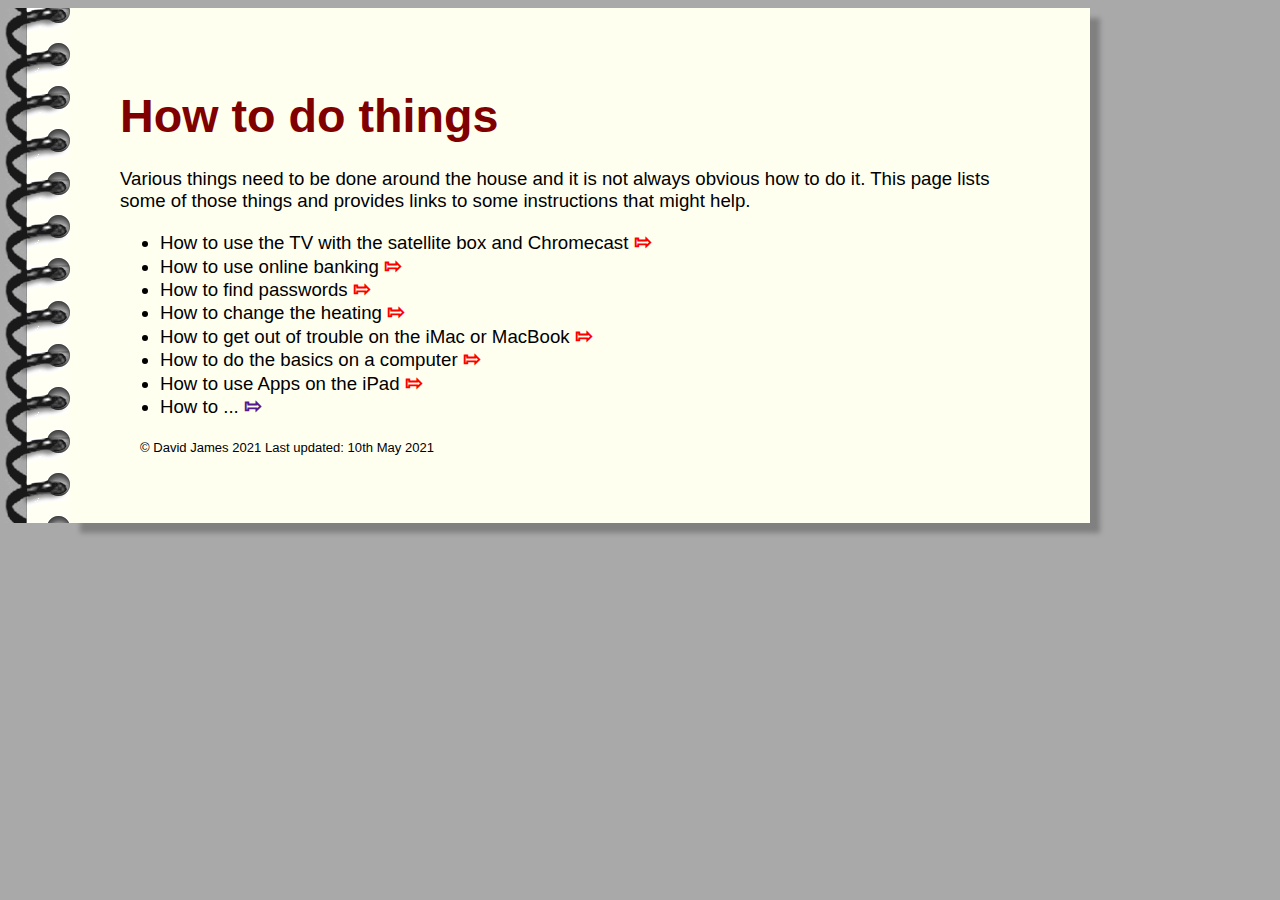
<file: index.html>
<!DOCTYPE html>
<html>

  <head>
    <meta charset="utf-8">
    <meta http-equiv="X-UA-Compatible" content="IE=edge">
    <title>How to</title>
    <meta name="description" content="How to do things.">
    <link rel="stylesheet" href="style.css">
  </head>
  <body>
    <div class="spiral">
      <div class="page">

        <h1>How to do things</h1>
        <p>Various things need to be done around the house and it is not always obvious how to do it. This page lists some of those things and provides links to some instructions that might help.</p>

        <ul>
          <li>How to use the TV with the satellite box and Chromecast <a class="arrow" href="tv.html"> &#x21F0;</a></li>
          <li>How to use online banking <a class="arrow" href="bank.html"> &#x21F0;</a></li>
          <li>How to find passwords <a class="arrow" href="passwords.html"> &#x21F0;</a></li>
          <li>How to change the heating <a class="arrow" href="heatingControls.html"> &#x21F0;</a></li>
          <li>How to get out of trouble on the iMac or MacBook <a class="arrow" href="iMacGoesWrong.html"> &#x21F0;</a></li>
          <li>How to do the basics on a computer <a class="arrow" href="basics.html"> &#x21F0;</a></li>
          <li>How to use Apps on the iPad <a class="arrow" href="iPadApps.html"> &#x21F0;</a></li>
          <li>How to ... <a class="arrow" href="">&#x21F0;</a></li>
        </ul>

        <div style="clear: both; margin-left: 20px; font-size:70%; padding 50px">
            <p>&copy; David James 2021   Last updated: 10th May 2021</p>
        </div>

      </div>
    </div>
  </body>
</html>
</file>
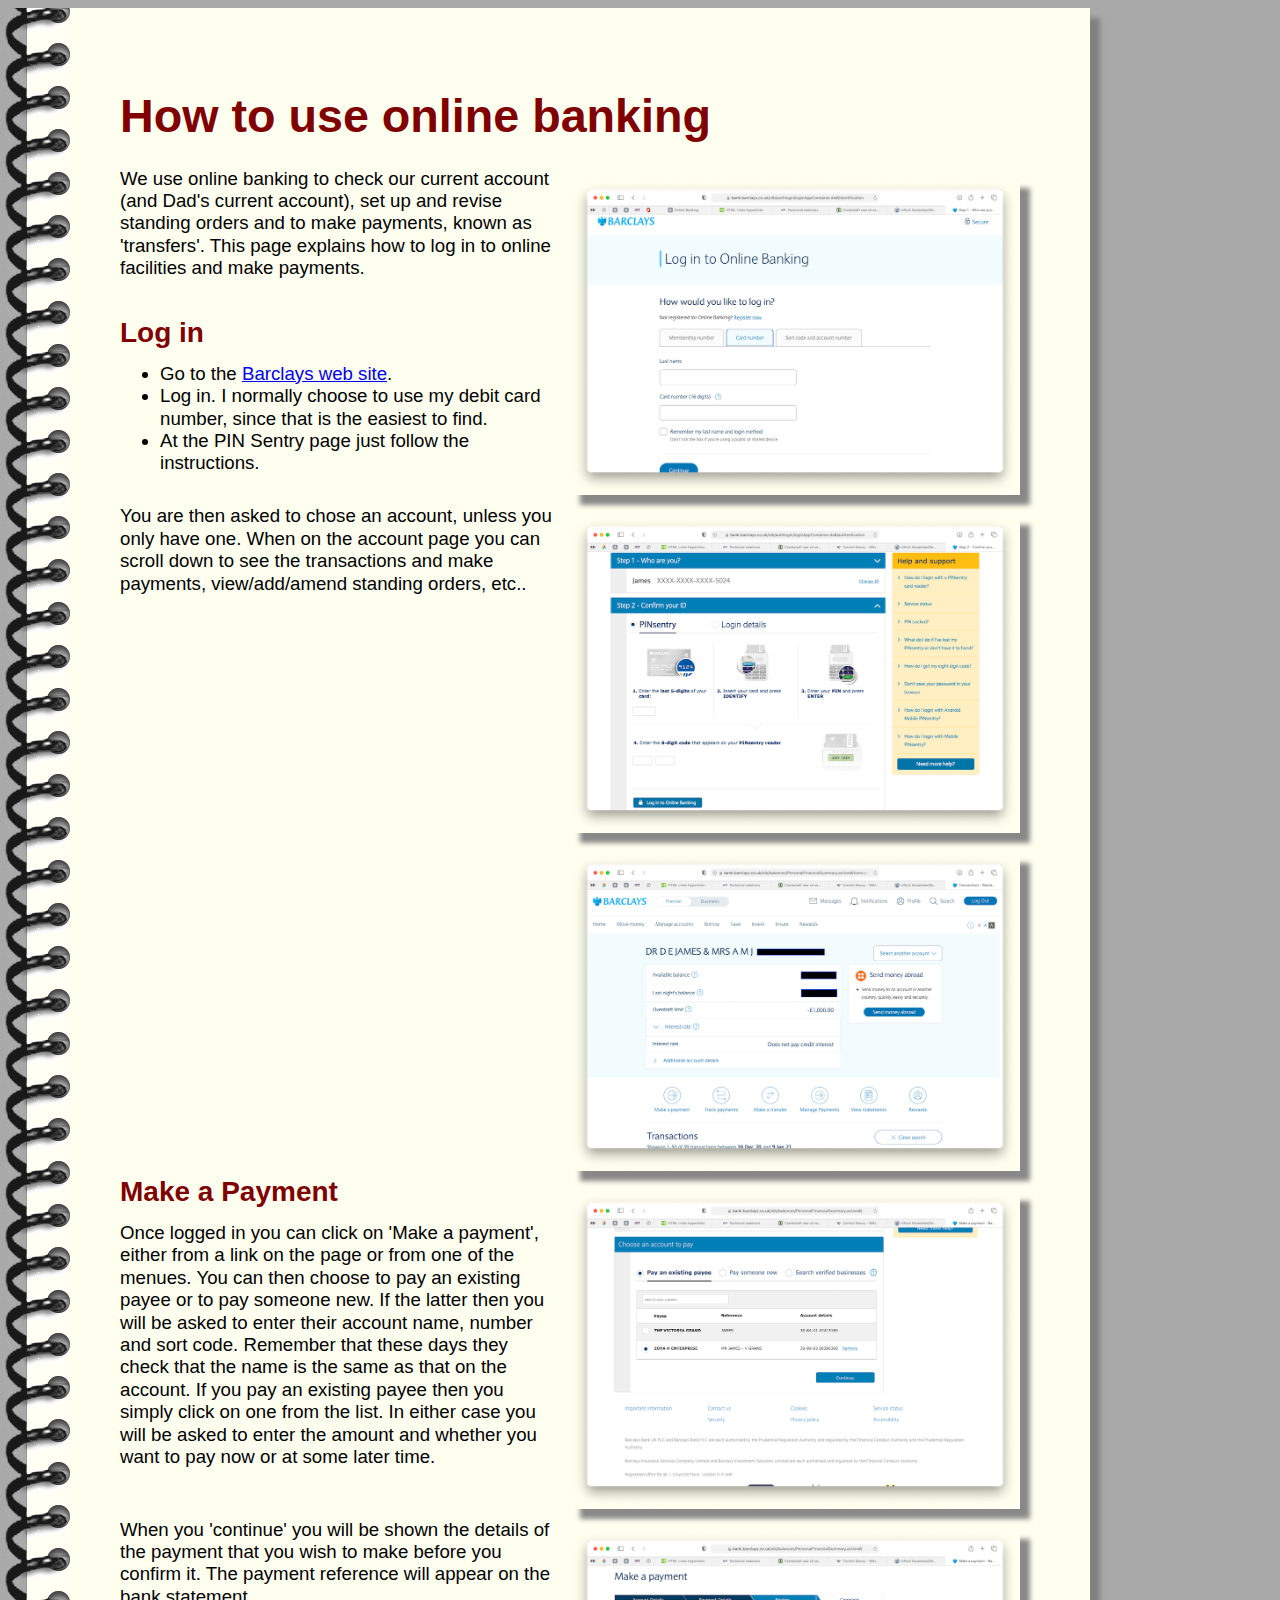
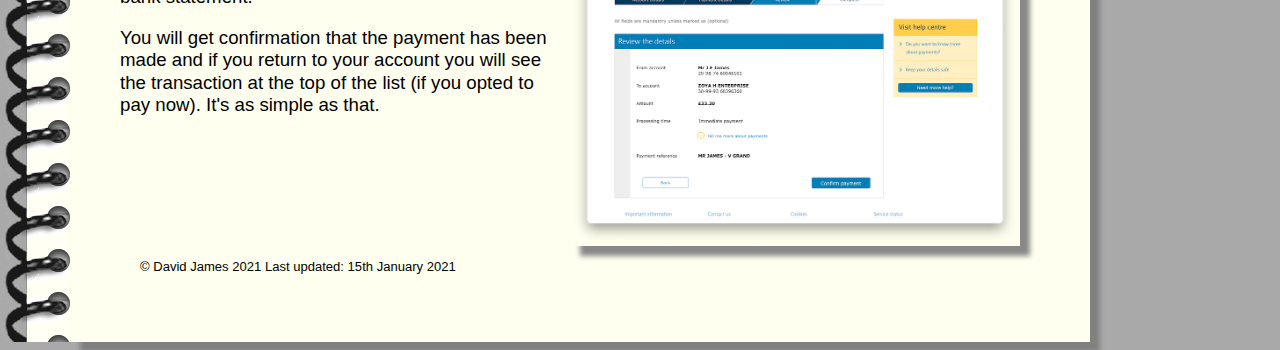
<file: bank.html>
<!DOCTYPE html>
<html>

  <head>
    <meta charset="utf-8">
    <meta http-equiv="X-UA-Compatible" content="IE=edge">
    <title>Online Banking</title>
    <meta name="description" content="How to do things.">
    <link rel="stylesheet" href="style.css">
  </head>
  <body>
    <div class="spiral">
      <div class="page">

        <h1>How to use online banking</h1>
        <p><img class="rns" src="images/bank/bankLogin.png">We use online banking to check our current account (and Dad's current account), set up and revise standing orders and to make payments, known as 'transfers'. This page explains how to log in to online facilities and make payments.</p>
        <h2>Log in</h2>
        <ul>
          <li>Go to the <a href="https://www.barclays.co.uk">Barclays web site</a>.</li>
          <li>Log in. I normally choose to use my debit card number, since that is the easiest to find.</li>
          <li>At the PIN Sentry page just follow the instructions.</li>
        </ul>
        <p style="clear: both;"><img class="rns" src="images/bank/pinSentry.png">You are then asked to chose an account, unless you only have one. When on the account page you can scroll down to see the transactions and make payments, view/add/amend standing orders, etc..</p>
        <img class="rns" src="images/bank/bankAccount.png">
        <h2 style="clear: both;"><img class="rns" src="images/bank/pay.png">Make a Payment</h2>
        <p>Once logged in you can click on 'Make a payment', either from a link on the page or from one of the menues. You can then choose to pay an existing payee or to pay someone new. If the latter then you will be asked to enter their account name, number and sort code. Remember that these days they check that the name is the same as that on the account. If you pay an existing payee then you simply click on one from the list. In either case you will be asked to enter the amount and whether you want to pay now or at some later time.</p>
        <p style="clear: both;"><img class="rns" src="images/bank/confirm.png">When you 'continue' you will be shown the details of the payment that you wish to make before you confirm it. The payment reference will appear on the bank statement.</p>
        <p>You will get confirmation that the payment has been made and if you return to your account you will see the transaction at the top of the list (if you opted to pay now). It's as simple as that.</p>

        <div style="clear: both; margin-left: 20px; font-size:70%; padding 50px">
            <p>&copy; David James 2021   Last updated: 15th January 2021</p>
        </div>

      </div>
    </div>
  </body>
</html>
</file>
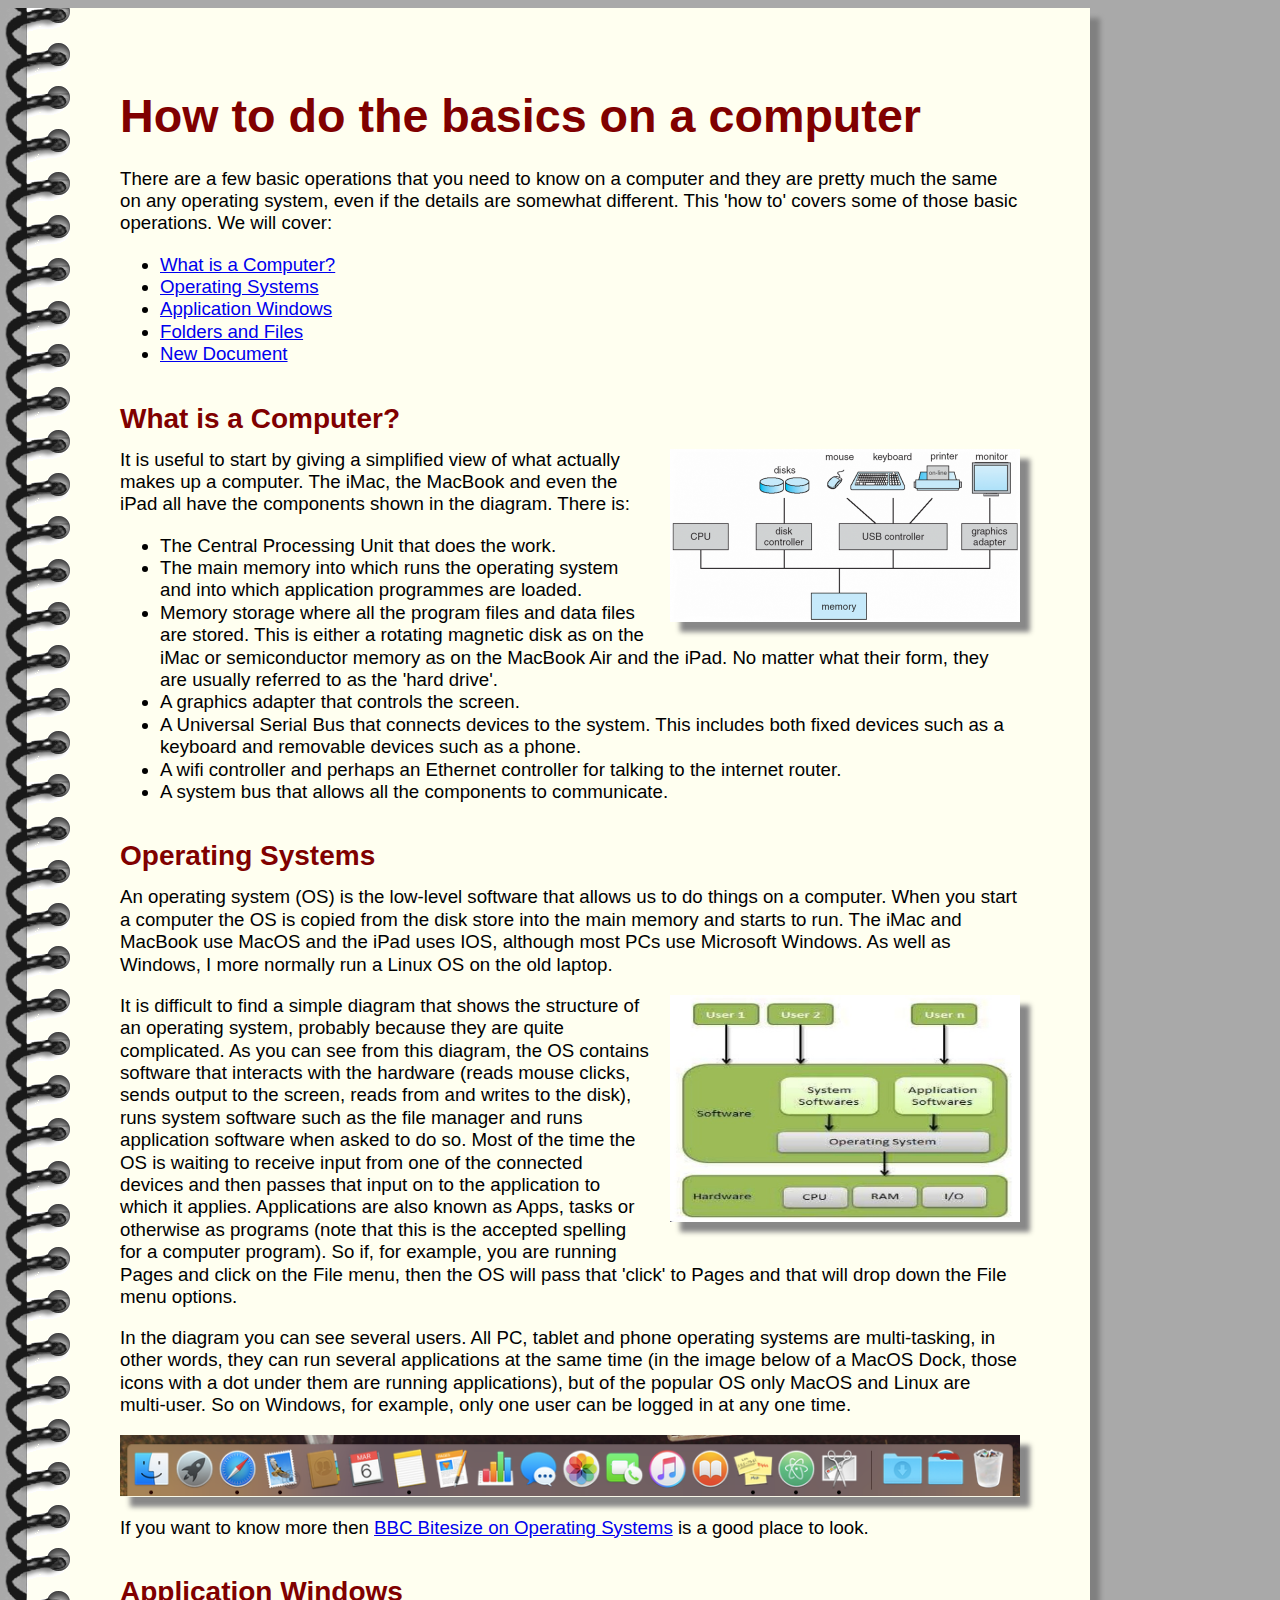
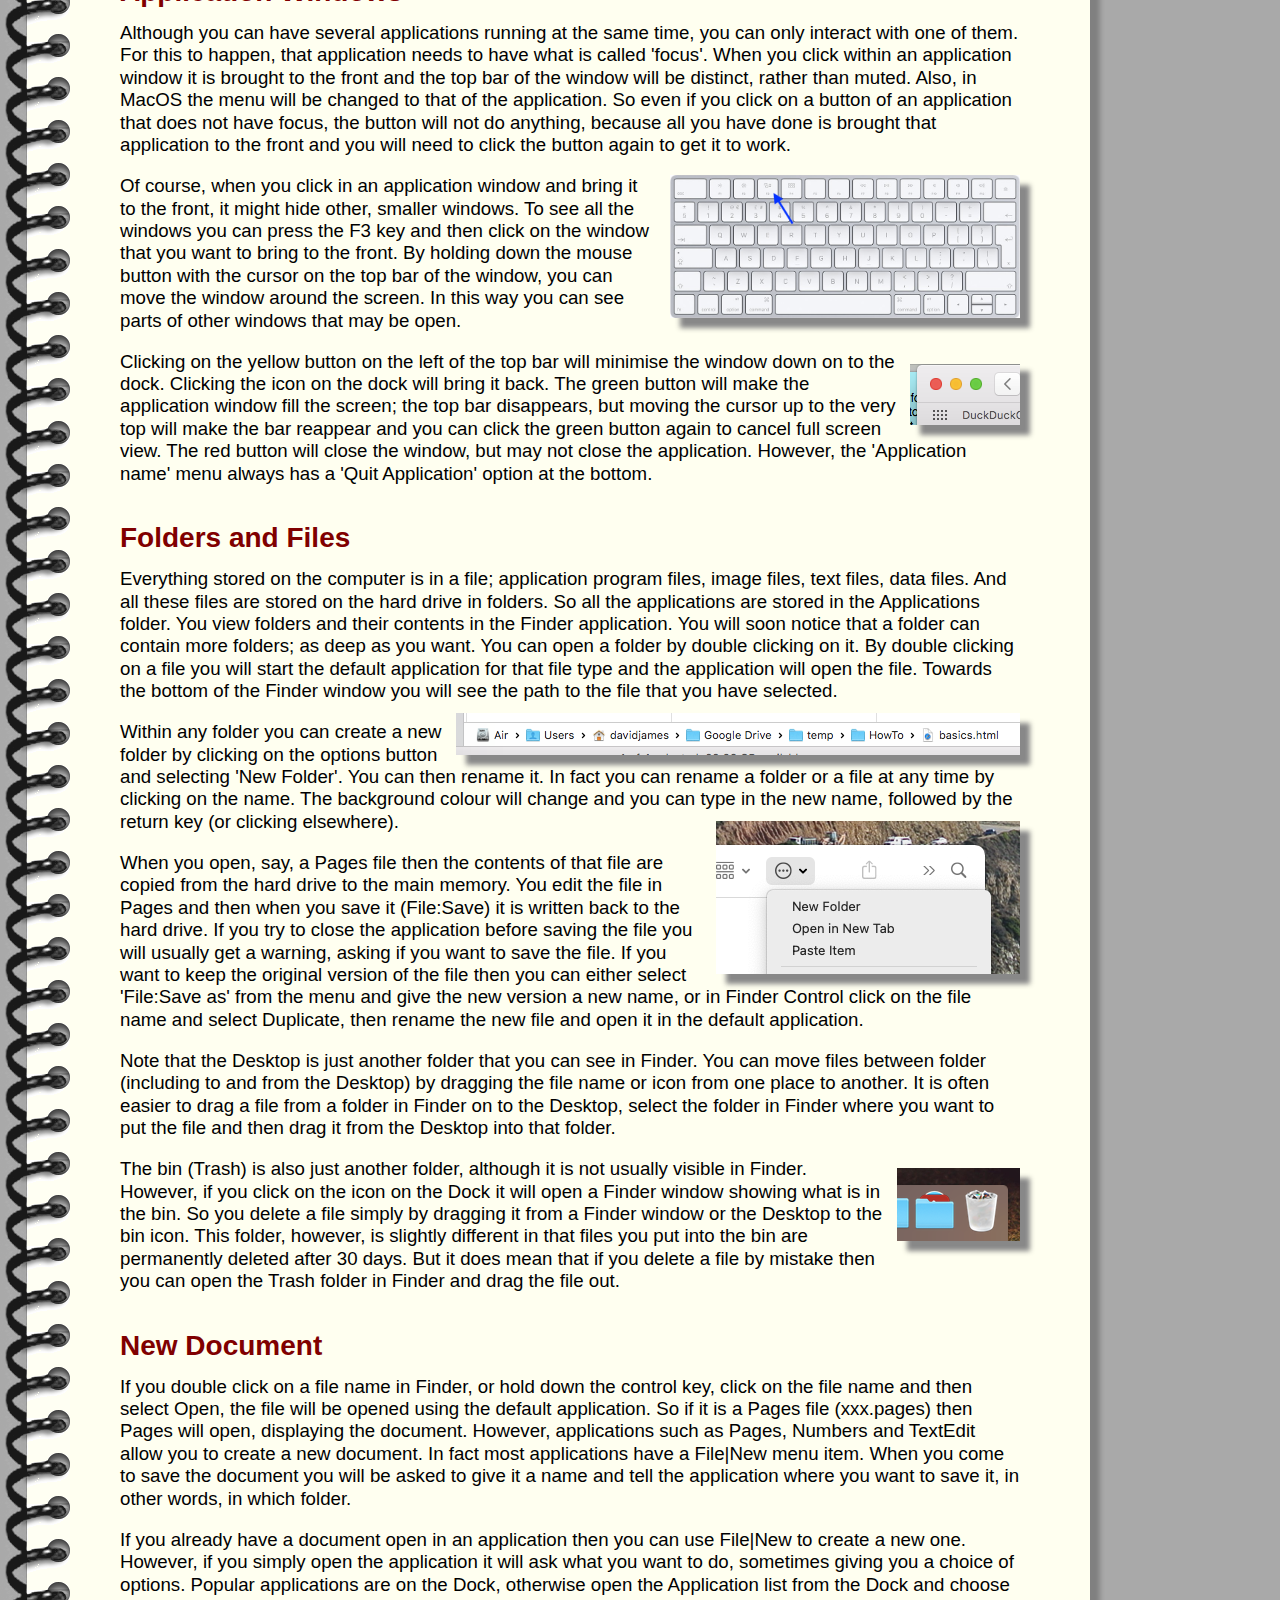
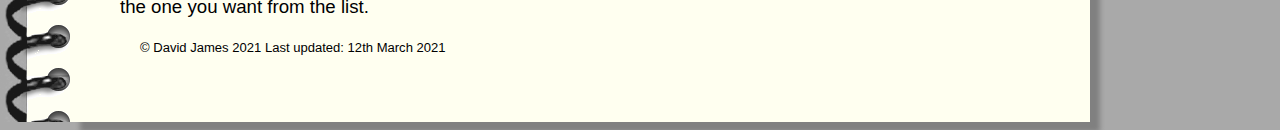
<file: basics.html>
<!DOCTYPE html>
<html>

  <head>
    <meta charset="utf-8">
    <meta http-equiv="X-UA-Compatible" content="IE=edge">
    <title>How to do things</title>
    <meta name="description" content="How to do things.">
    <link rel="stylesheet" href="style.css">
  </head>
  <body>
    <div class="spiral">
      <div class="page">

        <h1>How to do the basics on a computer</h1>
        <p>There are a few basic operations that you need to know on a computer and they are pretty much the same on any operating system, even if the details are somewhat different. This 'how to' covers some of those basic operations. We will cover:</p>
        <ul>
          <li><a href="#comp">What is a Computer?</a></li>
          <li><a href="#OS">Operating Systems</a></li>
          <li><a href="#App">Application Windows</a></li>
          <li><a href="#files">Folders and Files</a></li>
          <li><a href="#new">New Document</a></li>
        </ul>
        <h2 id="comp">What is a Computer?</h2>
        <p><img class="r" src="images/basics/pc.png">It is useful to start by giving a simplified view of what actually makes up a computer. The iMac, the MacBook and even the iPad all have the components shown in the diagram. There is:</p>
        <ul>
          <li>The Central Processing Unit that does the work.</li>
          <li>The main memory into which runs the operating system and into which application programmes are loaded.</li>
          <li>Memory storage where all the program files and data files are stored. This is either a rotating magnetic disk as on the iMac or semiconductor memory as on the MacBook Air and the iPad. No matter what their form, they are usually referred to as the 'hard drive'.</li>
          <li>A graphics adapter that controls the screen.</li>
          <li>A Universal Serial Bus that connects devices to the system. This includes both fixed devices such as a keyboard and removable devices such as a phone.</li>
          <li>A wifi controller and perhaps an Ethernet controller for talking to the internet router.</li>
          <li>A system bus that allows all the components to communicate.</li>
        </ul>
        <h2 id="OS">Operating Systems</h2>
        <p>An operating system (OS) is the low-level software that allows us to do things on a computer. When you start a computer the OS is copied from the disk store into the main memory and starts to run. The iMac and MacBook use MacOS and the iPad uses IOS, although most PCs use Microsoft Windows. As well as Windows, I more normally run a Linux OS on the old laptop.</p>
        <p><img class="r" src="images/basics/os.png">It is difficult to find a simple diagram that shows the structure of an operating system, probably because they are quite complicated. As you can see from this diagram, the OS contains software that interacts with the hardware (reads mouse clicks, sends output to the screen, reads from and writes to the disk), runs system software such as the file manager and runs application software when asked to do so. Most of the time the OS is waiting to receive input from one of the connected devices and then passes that input on to the application to which it applies. Applications are also known as Apps, tasks or otherwise as programs (note that this is the accepted spelling for a computer program). So if, for example, you are running Pages and click on the File menu, then the OS will pass that 'click' to Pages and that will drop down the File menu options.</p>
        <p>In the diagram you can see several users. All PC, tablet and phone operating systems are multi-tasking, in other words, they can run several applications at the same time (in the image below of a MacOS Dock, those icons with a dot under them are running applications), but of the popular OS only MacOS and Linux are multi-user. So on Windows, for example, only one user can be logged in at any one time.</p>
        <img class="w" src="images/basics/dock.png">
        <p>If you want to know more then <a href="https://www.bbc.co.uk/bitesize/guides/ztcdtfr/revision/1">BBC Bitesize on Operating Systems</a> is a good place to look.</p>
        <h2 id="App">Application Windows</h2>
        <p>Although you can have several applications running at the same time, you can only interact with one of them. For this to happen, that application needs to have what is called 'focus'. When you click within an application window it is brought to the front and the top bar of the window will be distinct, rather than muted. Also, in MacOS the menu will be changed to that of the application. So even if you click on a button of an application that does not have focus, the button will not do anything, because all you have done is brought that application to the front and you will need to click the button again to get it to work.</p>
        <p><img  class="r" src="images/basics/F3.png">Of course, when you click in an application window and bring it to the front, it might hide other, smaller windows. To see all the windows you can press the F3 key and then click on the window that you want to bring to the front. By holding down the mouse button with the cursor on the top bar of the window, you can move the window around the screen. In this way you can see parts of other windows that may be open.</p>
        <p><img src="images/basics/buttons.png">Clicking on the yellow button on the left of the top bar will minimise the window down on to the dock. Clicking the icon on the dock will bring it back. The green button will make the application window fill the screen; the top bar disappears, but moving the cursor up to the very top will make the bar reappear and you can click the green button again to cancel full screen view. The red button will close the window, but may not close the application. However, the 'Application name' menu always has a 'Quit Application' option at the bottom.</p>
        <h2 id="files">Folders and Files</h2>
        <p>Everything stored on the computer is in a file; application program files, image files, text files, data files. And all these files are stored on the hard drive in folders. So all the applications are stored in the Applications folder. You view folders and their contents in the Finder application. You will soon notice that a folder can contain more folders; as deep as you want. You can open a folder by double clicking on it. By double clicking on a file you will start the default application for that file type and the application will open the file. Towards the bottom of the Finder window you will see the path to the file that you have selected.<img src="images/basics/folders.png"></p>
        <p>Within any folder you can create a new folder by clicking on the options button and selecting 'New Folder'. You can then rename it. In fact you can rename a folder or a file at any time by clicking on the name. The background colour will change and you can type in the new name, followed by the return key (or clicking elsewhere).<img src="images/basics/newFolder.png"></p>
        <p>When you open, say, a Pages file then the contents of that file are copied from the hard drive to the main memory. You edit the file in Pages and then when you save it (File:Save) it is written back to the hard drive. If you try to close the application before saving the file you will usually get a warning, asking if you want to save the file. If you want to keep the original version of the file then you can either select 'File:Save as' from the menu and give the new version a new name, or in Finder Control click on the file name and select Duplicate, then rename the new file and open it in the default application.</p>
        <p>Note that the Desktop is just another folder that you can see in Finder. You can move files between folder (including to and from the Desktop) by dragging the file name or icon from one place to another. It is often easier to drag a file from a folder in Finder on to the Desktop, select the folder in Finder where you want to put the file and then drag it from the Desktop into that folder.</p>
        <p><img src="images/basics/bin.png">The bin (Trash) is also just another folder, although it is not usually visible in Finder. However, if you click on the icon on the Dock it will open a Finder window showing what is in the bin. So you delete a file simply by dragging it from a Finder window or the Desktop to the bin icon. This folder, however, is slightly different in that files you put into the bin are permanently deleted after 30 days. But it does mean that if you delete a file by mistake then you can open the Trash folder in Finder and drag the file out.</p>
        <h2 id="new">New Document</h2>
        <p>If you double click on a file name in Finder, or hold down the control key, click on the file name and then select Open, the file will be opened using the default application. So if it is a Pages file (xxx.pages) then Pages will open, displaying the document. However, applications such as Pages, Numbers and TextEdit allow you to create a new document. In fact most applications have a File|New menu item. When you come to save the document you will be asked to give it a name and tell the application where you want to save it, in other words, in which folder.</p>
        <p>If you already have a document open in an application then you can use File|New to create a new one. However, if you simply open the application it will ask what you want to do, sometimes giving you a choice of options. Popular applications are on the Dock, otherwise open the Application list from the Dock and choose the one you want from the list.</p>


        <div style="clear: both; margin-left: 20px; font-size:70%; padding 50px">
            <p>&copy; David James 2021   Last updated: 12th March 2021</p>
        </div>

      </div>
    </div>
  </body>
</html>
</file>
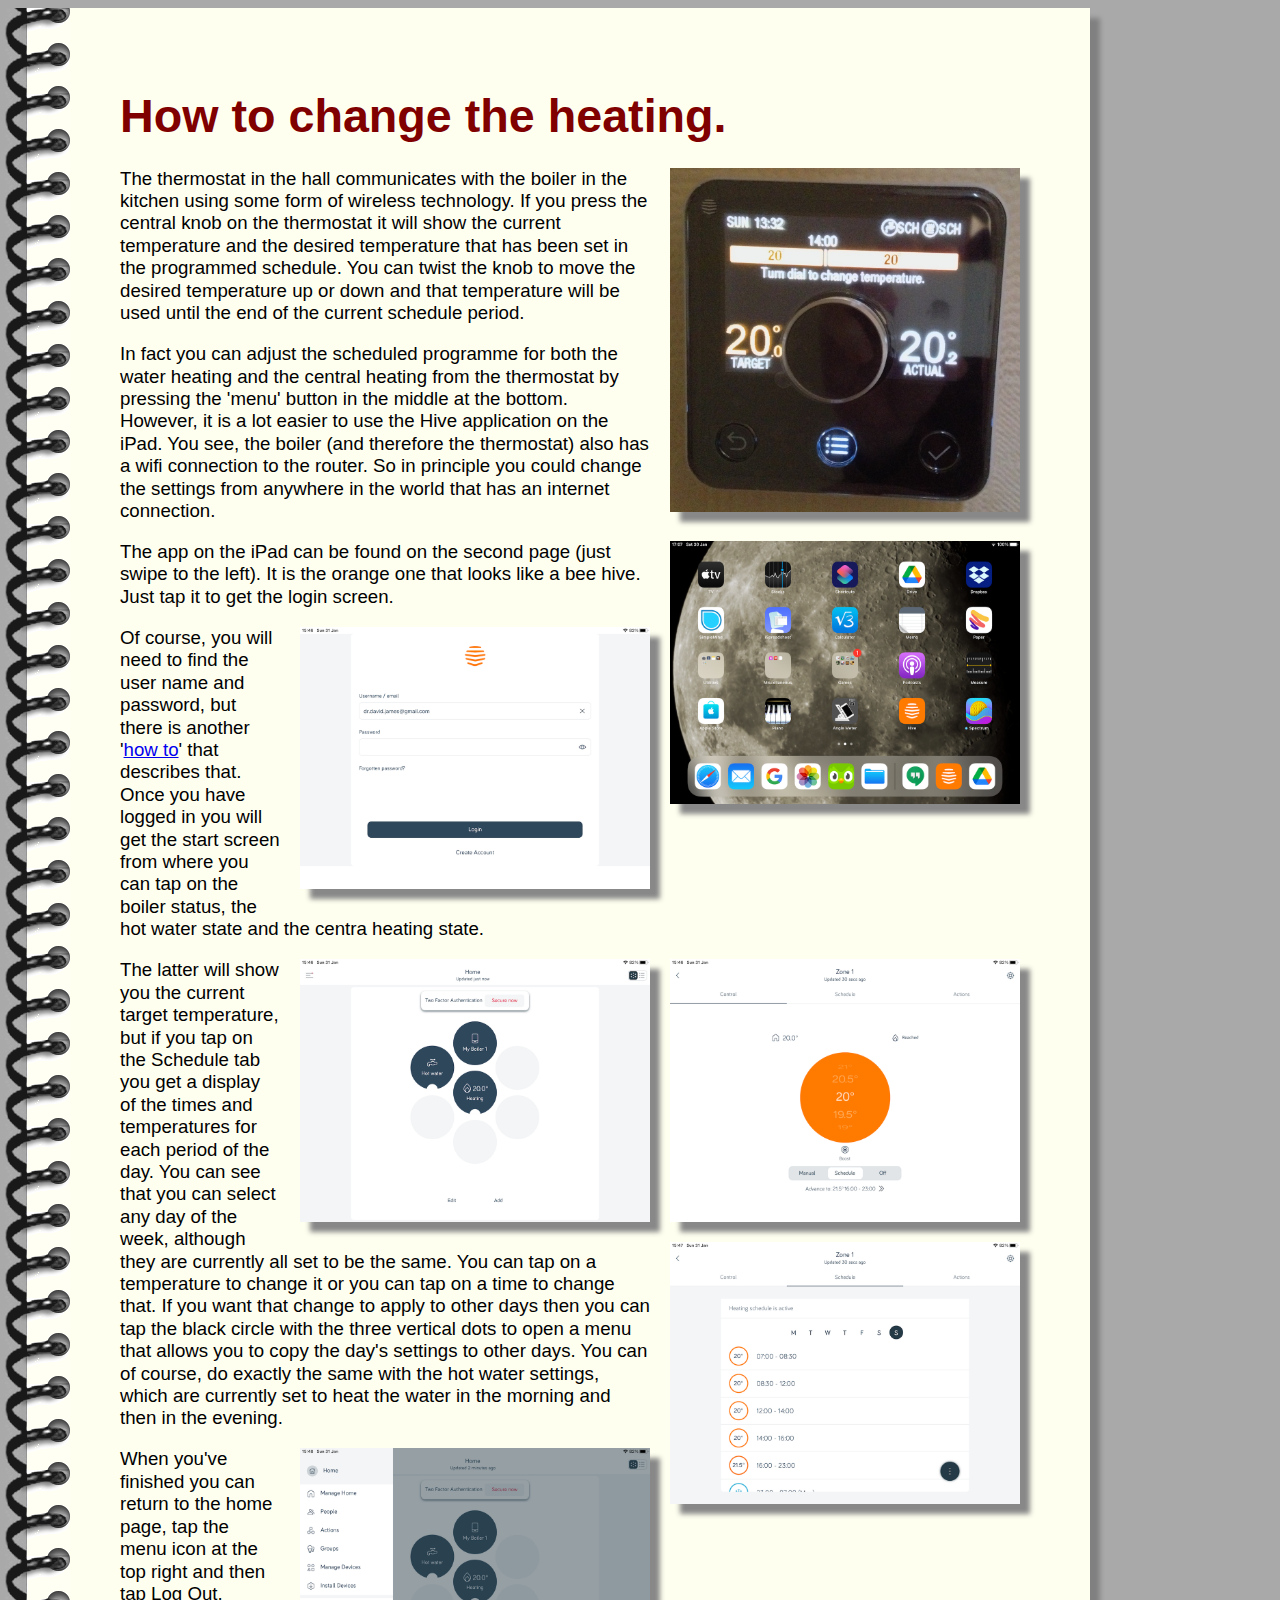
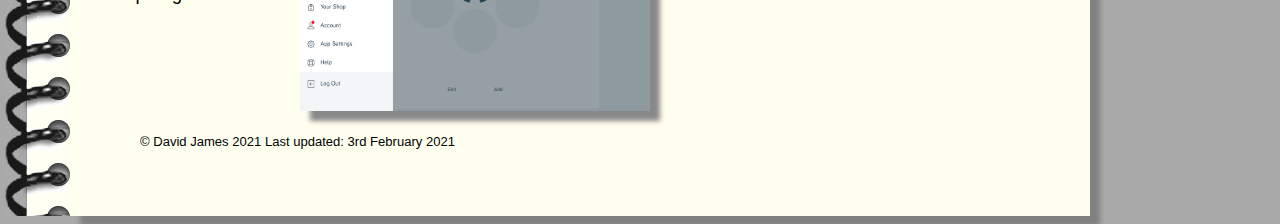
<file: heatingControls.html>
<!DOCTYPE html>
<html>

  <head>
    <meta charset="utf-8">
    <meta http-equiv="X-UA-Compatible" content="IE=edge">
    <title>How to change the heating</title>
    <meta name="description" content="How to do things.">
    <link rel="stylesheet" href="style.css">
  </head>
  <body>
    <div class="spiral">
      <div class="page">

        <h1>How to change the heating.</h1>
        <p><img class="r" src="images/heatingControls/thermostat.jpg">The thermostat in the hall communicates with the boiler in the kitchen using some form of wireless technology. If you press the central knob on the thermostat it will show the current temperature and the desired temperature that has been set in the programmed schedule. You can twist the knob to move the desired temperature up or down and that temperature will be used until the end of the current schedule period.</p>
        <p>In fact you can adjust the scheduled programme for both the water heating and the central heating from the thermostat by pressing the 'menu' button in the middle at the bottom. However, it is a lot easier to use the Hive application on the iPad. You see, the boiler (and therefore the thermostat) also has a wifi connection to the router. So in principle you could change the settings from anywhere in the world that has an internet connection.</p>
        <p><img class="r" src="images/heatingControls/iPad.png">The app on the iPad can be found on the second page (just swipe to the left). It is the orange one that looks like a bee hive. Just tap it to get the login screen.</p>
        <p><img class="r" src="images/heatingControls/login.png">Of course, you will need to find the user name and password, but there is another '<a href='passwords.html'>how to</a>' that describes that. Once you have logged in you will get the start screen from where you can tap on the boiler status, the hot water state and the centra heating state.</p>
        <img class="r" src="images/heatingControls/heating.png">
        <img class="r" src="images/heatingControls/start.png">
        <p><img class="r" src="images/heatingControls/schedule.png">The latter will show you the current target temperature, but if you tap on the Schedule tab you get a display of the times and temperatures for each period of the day. You can see that you can select any day of the week, although they are currently all set to be the same. You can tap on a temperature to change it or you can tap on a time to change that. If you want that change to apply to other days then you can tap the black circle with the three vertical dots to open a menu that allows you to copy the day's settings to other days. You can of course, do exactly the same with the hot water settings, which are currently set to heat the water in the morning and then in the evening.</p>
        <p><img class="r" src="images/heatingControls/logout.png">When you've finished you can return to the home page, tap the menu icon at the top right and then tap Log Out.</p>

        <div style="clear: both; margin-left: 20px; font-size:70%; padding 50px">
            <p>&copy; David James 2021   Last updated: 3rd February 2021</p>
        </div>

      </div>
    </div>
  </body>
</html>
</file>
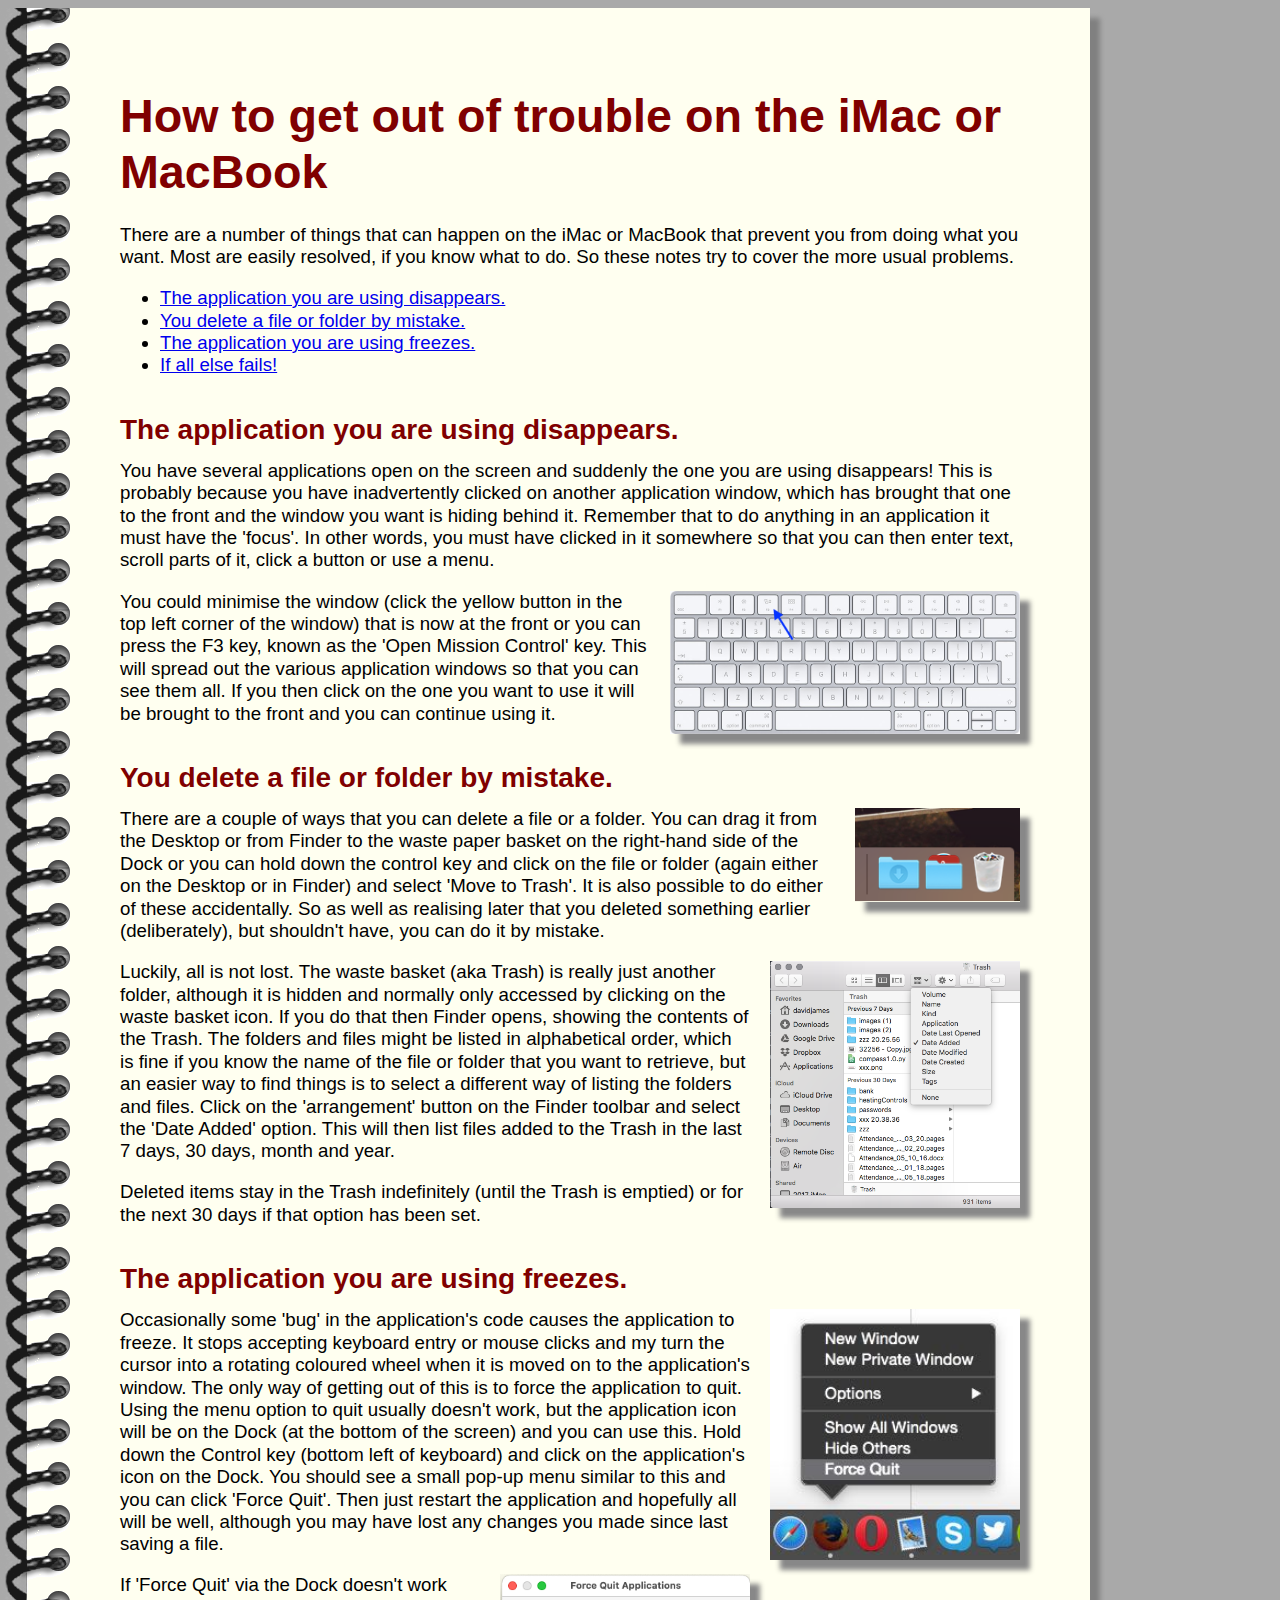
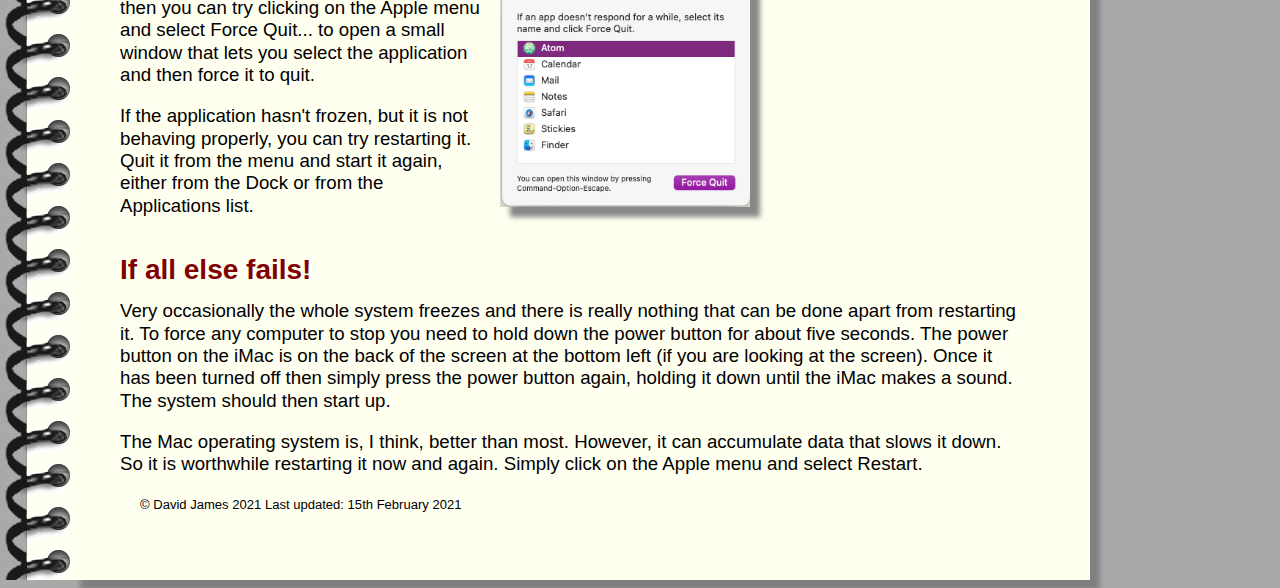
<file: iMacGoesWrong.html>
<!DOCTYPE html>
<html>

  <head>
    <meta charset="utf-8">
    <meta http-equiv="X-UA-Compatible" content="IE=edge">
    <title>How to fix computer</title>
    <meta name="description" content="How to do things.">
    <link rel="stylesheet" href="style.css">
  </head>
  <body>
    <div class="spiral">
      <div class="page">

        <h1>How to get out of trouble on the iMac or MacBook</h1>
        <p>There are a number of things that can happen on the iMac or MacBook that prevent you from doing what you want. Most are easily resolved, if you know what to do. So these notes try to cover the more usual problems.</p>
        <ul>
          <li><a href="#app">The application you are using disappears.</a></li>
          <li><a href="#del">You delete a file or folder by mistake.</a></li>
          <li><a href="#fre">The application you are using freezes.</a></li>
          <li><a href="#fai">If all else fails!</a></li>
        </ul>
        <h2 id="app">The application you are using disappears.</h2>
        <p>You have several applications open on the screen and suddenly the one you are using disappears! This is probably because you have inadvertently clicked on another application window, which has brought that one to the front and the window you want is hiding behind it. Remember that to do anything in an application it must have the 'focus'. In other words, you must have clicked in it somewhere so that you can then enter text, scroll parts of it, click a button or use a menu.</p>
        <p><img class="r" src="images/iMac/F3.png">You could minimise the window (click the yellow button in the top left corner of the window) that is now at the front or you can press the F3 key, known as the 'Open Mission Control' key. This will spread out the various application windows so that you can see them all. If you then click on the one you want to use it will be brought to the front and you can continue using it.</p>
        <h2 id="del">You delete a file or folder by mistake.</h2>
        <p><img class="rss" src="images/iMac/basket.png">There are a couple of ways that you can delete a file or a folder. You can drag it from the Desktop or from Finder to the waste paper basket on the right-hand side of the Dock or you can hold down the control key and click on the file or folder (again either on the Desktop or in Finder) and select 'Move to Trash'. It is also possible to do either of these accidentally. So as well as realising later that you deleted something earlier (deliberately), but shouldn't have, you can do it by mistake.</p>
        <p><img class="rs" src="images/iMac/trash.png">Luckily, all is not lost. The waste basket (aka Trash) is really just another folder, although it is hidden and normally only accessed by clicking on the waste basket icon. If you do that then Finder opens, showing the contents of the Trash. The folders and files might be listed in alphabetical order, which is fine if you know the name of the file or folder that you want to retrieve, but an easier way to find things is to select a different way of listing the folders and files. Click on the 'arrangement' button on the Finder toolbar and select the 'Date Added' option. This will then list files added to the Trash in the last 7 days, 30 days, month and year.</p>
        <p>Deleted items stay in the Trash indefinitely (until the Trash is emptied) or for the next 30 days if that option has been set.</p>
        <h2 id="fre">The application you are using freezes.</h2>
        <p><img class="rs" src="images/iMac/forceQuitDock.png">Occasionally some 'bug' in the application's code causes the application to freeze. It stops accepting keyboard entry or mouse clicks and my turn the cursor into a rotating coloured wheel when it is moved on to the application's window. The only way of getting out of this is to force the application to quit. Using the menu option to quit usually doesn't work, but the application icon will be on the Dock (at the bottom of the screen) and you can use this. Hold down the Control key (bottom left of keyboard) and click on the application's icon on the Dock. You should see a small pop-up menu similar to this and you can click 'Force Quit'. Then just restart the application and hopefully all will be well, although you may have lost any changes you made since last saving a file.</p>
        <p><img class="rs" src="images/iMac/forceQuit.png">If 'Force Quit' via the Dock doesn't work then you can try clicking on the Apple menu and select Force Quit... to open a small window that lets you select the application and then force it to quit.</p>
        <p>If the application hasn't frozen, but it is not behaving properly, you can try restarting it. Quit it from the menu and start it again, either from the Dock or from the Applications list.</p>
        <h2 id="fai">If all else fails!</h2>
        <p>Very occasionally the whole system freezes and there is really nothing that can be done apart from restarting it. To force any computer to stop you need to hold down the power button for about five seconds. The power button on the iMac is on the back of the screen at the bottom left (if you are looking at the screen). Once it has been turned off then simply press the power button again, holding it down until the iMac makes a sound. The system should then start up.</p>
        <p>The Mac operating system is, I think, better than most. However, it can accumulate data that slows it down. So it is worthwhile restarting it now and again. Simply click on the Apple menu and select Restart.</p>

        <div style="clear: both; margin-left: 20px; font-size:70%; padding 50px">
            <p>&copy; David James 2021   Last updated: 15th February 2021</p>
        </div>

      </div>
    </div>
  </body>
</html>
</file>
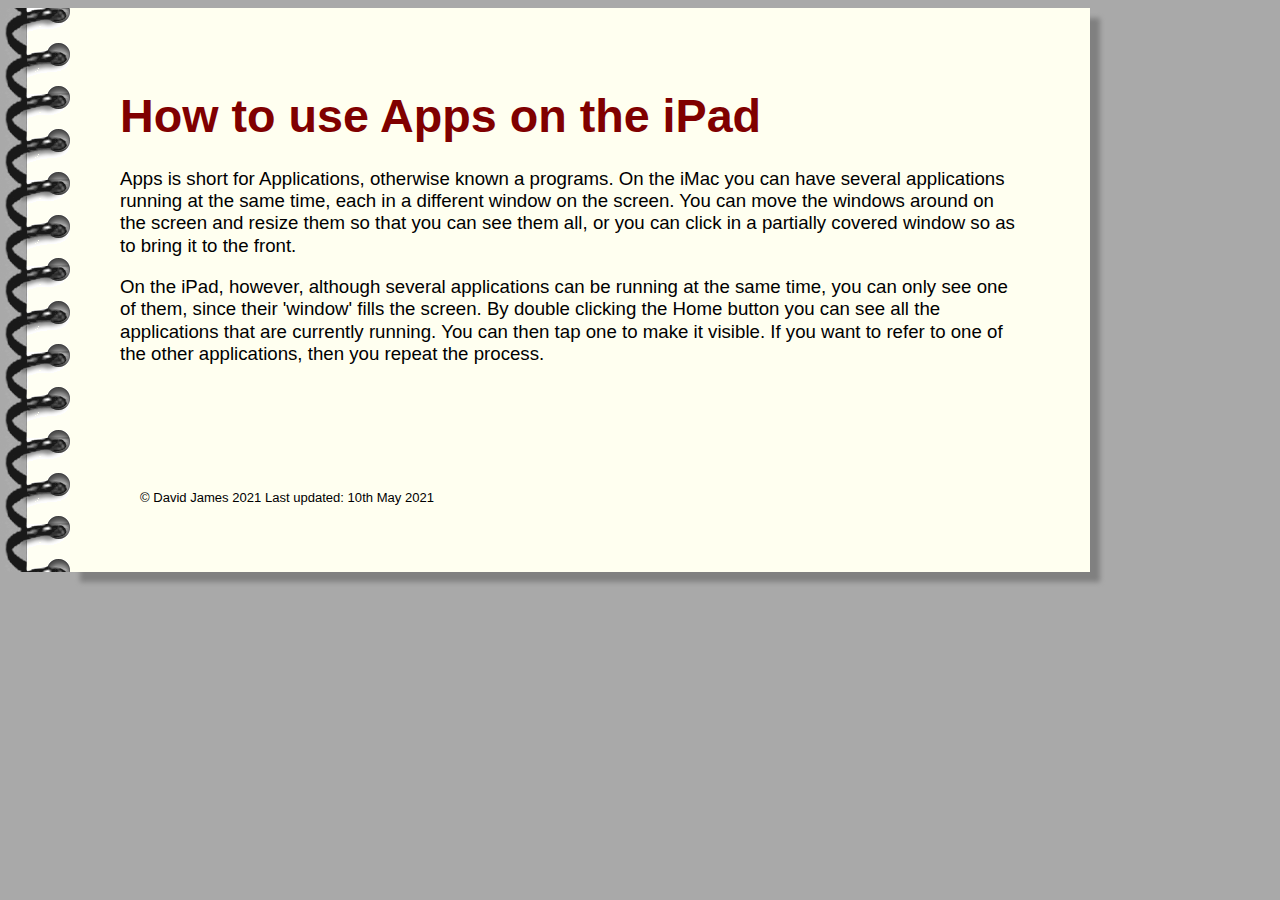
<file: iPadApps.html>
<!DOCTYPE html>
<html>

  <head>
    <meta charset="utf-8">
    <meta http-equiv="X-UA-Compatible" content="IE=edge">
    <title>How to do things</title>
    <meta name="description" content="How to do things.">
    <link rel="stylesheet" href="style.css">
  </head>
  <body>
    <div class="spiral">
      <div class="page">

        <h1>How to use Apps on the iPad</h1>
        <p>Apps is short for Applications, otherwise known a programs. On the iMac you can have several applications running at the same time, each in a different window on the screen. You can move the windows around on the screen and resize them so that you can see them all, or you can click in a partially covered window so as to bring it to the front.</p>
        <p>On the iPad, however, although several applications can be running at the same time, you can only see one of them, since their 'window' fills the screen. By double clicking the Home button you can see all the applications that are currently running. You can then tap one to make it visible. If you want to refer to one of the other applications, then you repeat the process.</p>
        <br><br><br><br>

        <div style="clear: both; margin-left: 20px; font-size:70%; padding 50px">
            <p>&copy; David James 2021   Last updated: 10th May 2021</p>
        </div>

      </div>
    </div>
  </body>
</html>
</file>
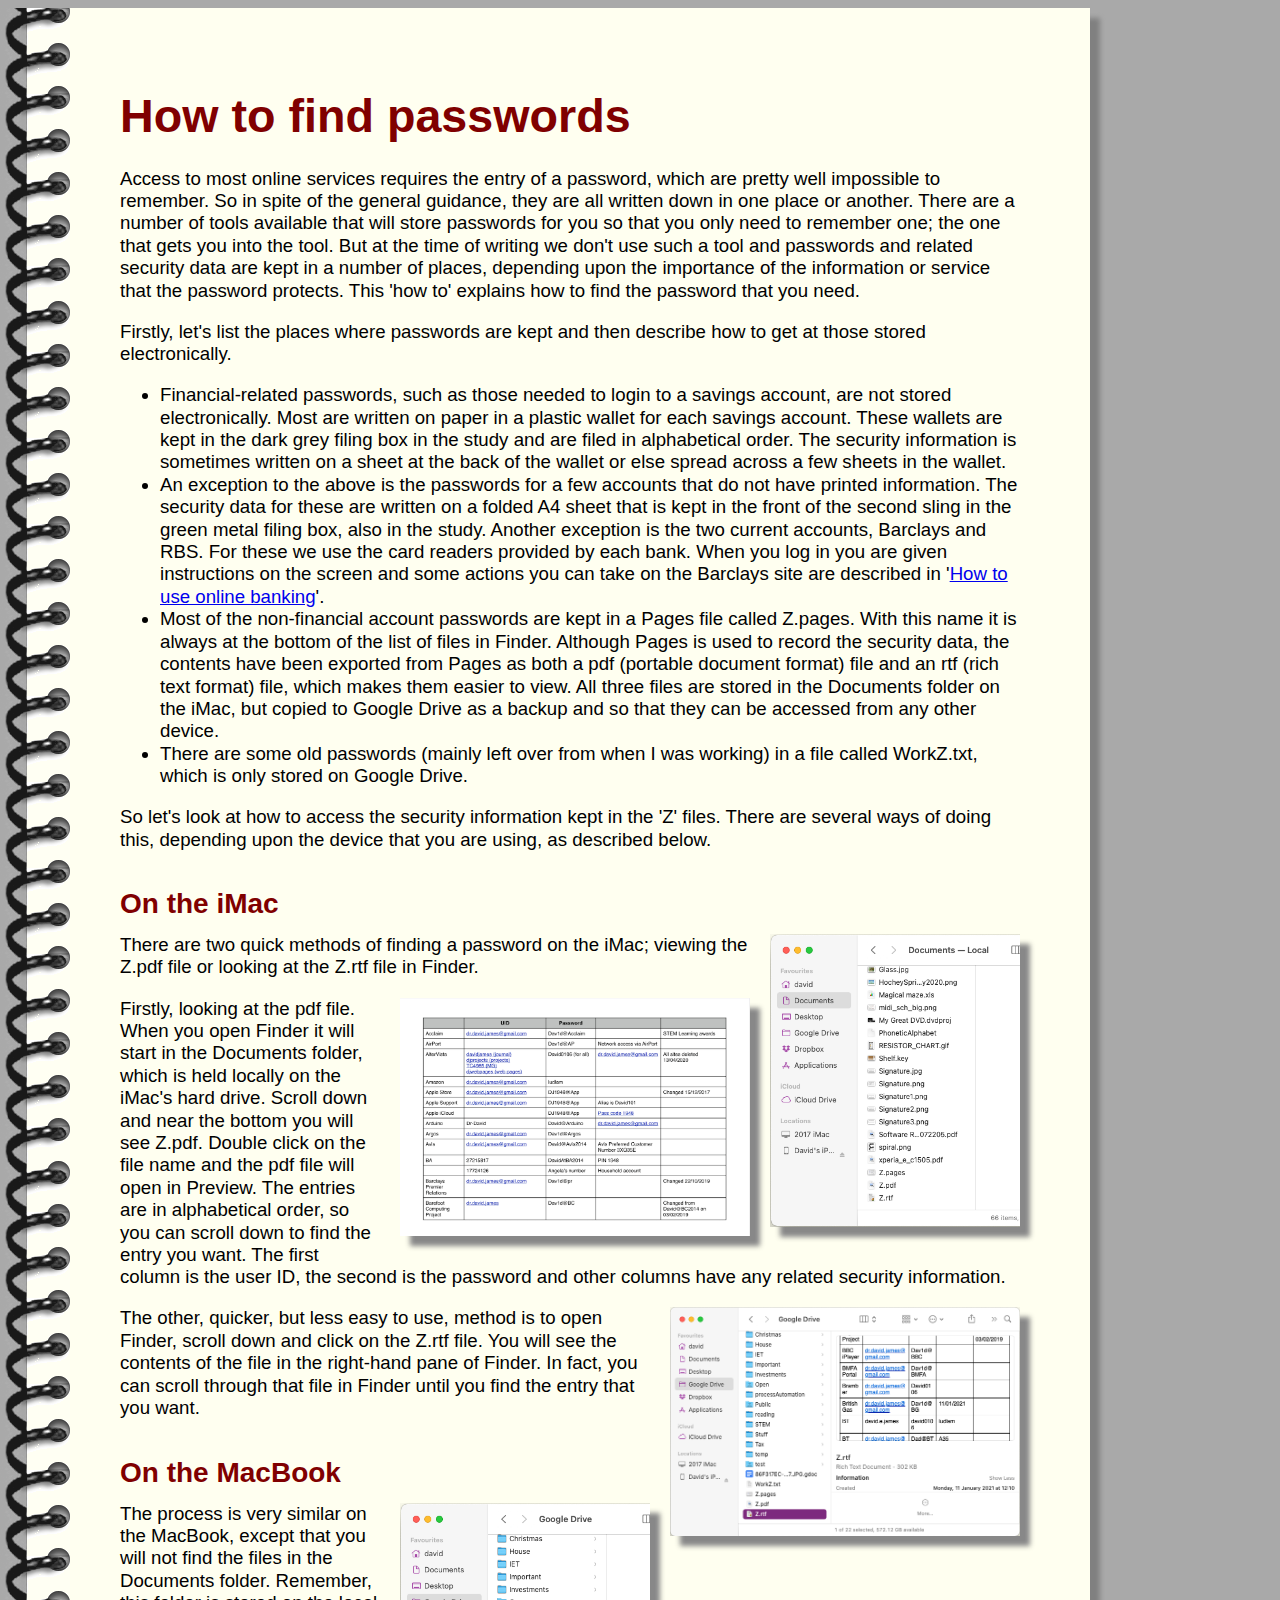
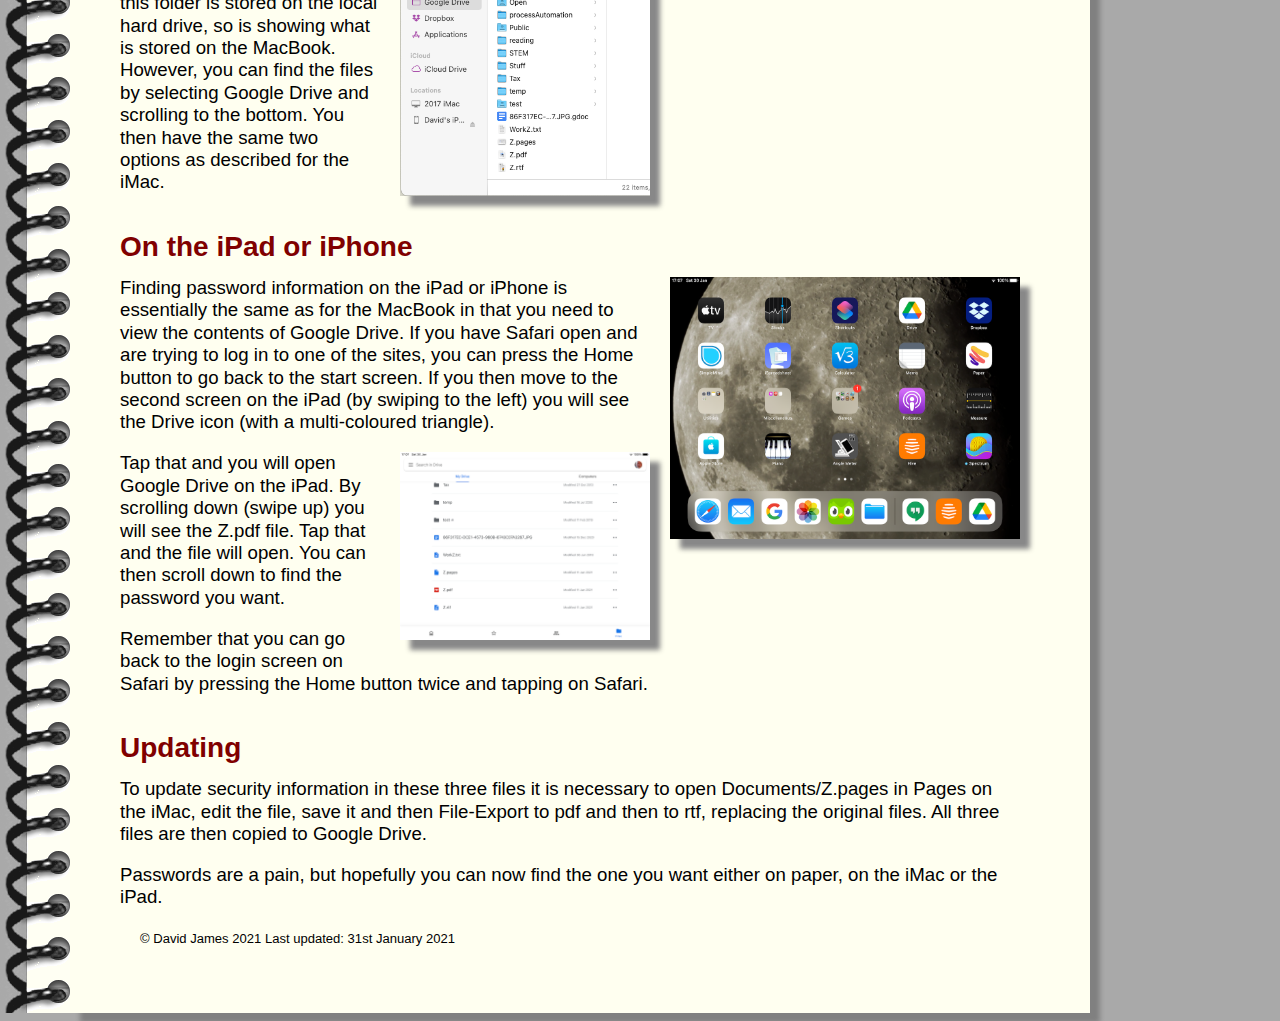
<file: passwords.html>
<!DOCTYPE html>
<html>

  <head>
    <meta charset="utf-8">
    <meta http-equiv="X-UA-Compatible" content="IE=edge">
    <title>How to find passwords</title>
    <meta name="description" content="How to">
    <link rel="stylesheet" href="style.css">
  </head>
  <body>
    <div class="spiral">
      <div class="page">

        <h1>How to find passwords</h1>
        <p>Access to most online services requires the entry of a password, which are pretty well impossible to remember. So in spite of the general guidance, they are all written down in one place or another. There are a number of tools available that will store passwords for you so that you only need to remember one; the one that gets you into the tool. But at the time of writing we don't use such a tool and passwords and related security data are kept in a number of places, depending upon the importance of the information or service that the password protects. This 'how to' explains how to find the password that you need.</p>
        <p>Firstly, let's list the places where passwords are kept and then describe how to get at those stored electronically.</p>
        <ul>
          <li>Financial-related passwords, such as those needed to login to a savings account, are not stored electronically. Most are written on paper in a plastic wallet for each savings account. These wallets are kept in the dark grey filing box in the study and are filed in alphabetical order. The security information is sometimes written on a sheet at the back of the wallet or else spread across a few sheets in the wallet.</li>
          <li>An exception to the above is the passwords for a few accounts that do not have printed information. The security data for these are written on a folded A4 sheet that is kept in the front of the second sling in the green metal filing box, also in the study. Another exception is the two current accounts, Barclays and RBS. For these we use the card readers provided by each bank. When you log in you are given instructions on the screen and some actions you can take on the Barclays site are described in '<a href="bank.html">How to use online banking</a>'.</li>
          <li>Most of the non-financial account passwords are kept in a Pages file called Z.pages. With this name it is always at the bottom of the list of files in Finder. Although Pages is used to record the security data, the contents have been exported from Pages as both a pdf (portable document format) file and an rtf (rich text format) file, which makes them easier to view. All three files are stored in the Documents folder on the iMac, but copied to Google Drive as a backup and so that they can be accessed from any other device.</li>
          <li>There are some old passwords (mainly left over from when I was working) in a file called WorkZ.txt, which is only stored on Google Drive.</li>
        </ul>
        <p>So let's look at how to access the security information kept in the 'Z' files. There are several ways of doing this, depending upon the device that you are using, as described below.</p>
        <h2>On the iMac</h2>
        <p><img class="rs" src="images/passwords/Documents.png">There are two quick methods of finding a password on the iMac; viewing the Z.pdf file or looking at the Z.rtf file in Finder.</p>
        <p><img class="r" src="images/passwords/Z.pdf.png">Firstly, looking at the pdf file. When you open Finder it will start in the Documents folder, which is held locally on the iMac's hard drive. Scroll down and near the bottom you will see Z.pdf. Double click on the file name and the pdf file will open in Preview. The entries are in alphabetical order, so you can scroll down to find the entry you want. The first column is the user ID, the second is the password and other columns have any related security information.</p>
        <p><img class="r" src="images/passwords/Z.rtf.png">The other, quicker, but less easy to use, method is to open Finder, scroll down and click on the Z.rtf file. You will see the contents of the file in the right-hand pane of Finder. In fact, you can scroll through that file in Finder until you find the entry that you want.</p>
        <h2>On the MacBook</h2>
        <p><img class="rs" src="images/passwords/GoogleDrive.png">The process is very similar on the MacBook, except that you will not find the files in the Documents folder. Remember, this folder is stored on the local hard drive, so is showing what is stored on the MacBook. However, you can find the files by selecting Google Drive and scrolling to the bottom. You then have the same two options as described for the iMac.</p>
        <h2>On the iPad or iPhone</h2>
        <p><img class="r" src="images/passwords/iPad.png">Finding password information on the iPad or iPhone is essentially the same as for the MacBook in that you need to view the contents of Google Drive. If you have Safari open and are trying to log in to one of the sites, you can press the Home button to go back to the start screen. If you then move to the second screen on the iPad (by swiping to the left) you will see the Drive icon (with a multi-coloured triangle).</p>
        <p><img class="rs" src="images/passwords/Drive.png">Tap that and you will open Google Drive on the iPad. By scrolling down (swipe up) you will see the Z.pdf file. Tap that and the file will open. You can then scroll down to find the password you want.</p>
        <p>Remember that you can go back to the login screen on Safari by pressing the Home button twice and tapping on Safari.</p>
        <h2>Updating</h2>
        <p>To update security information in these three files it is necessary to open Documents/Z.pages in Pages on the iMac, edit the file, save it and then File-Export to pdf and then to rtf, replacing the original files. All three files are then copied to Google Drive.</p>
        <p>Passwords are a pain, but hopefully you can now find the one you want either on paper, on the iMac or the iPad.</p>

        <div style="clear: both; margin-left: 20px; font-size:70%; padding 50px">
            <p>&copy; David James 2021   Last updated: 31st January 2021</p>
        </div>

      </div>
    </div>
  </body>
</html>
</file>
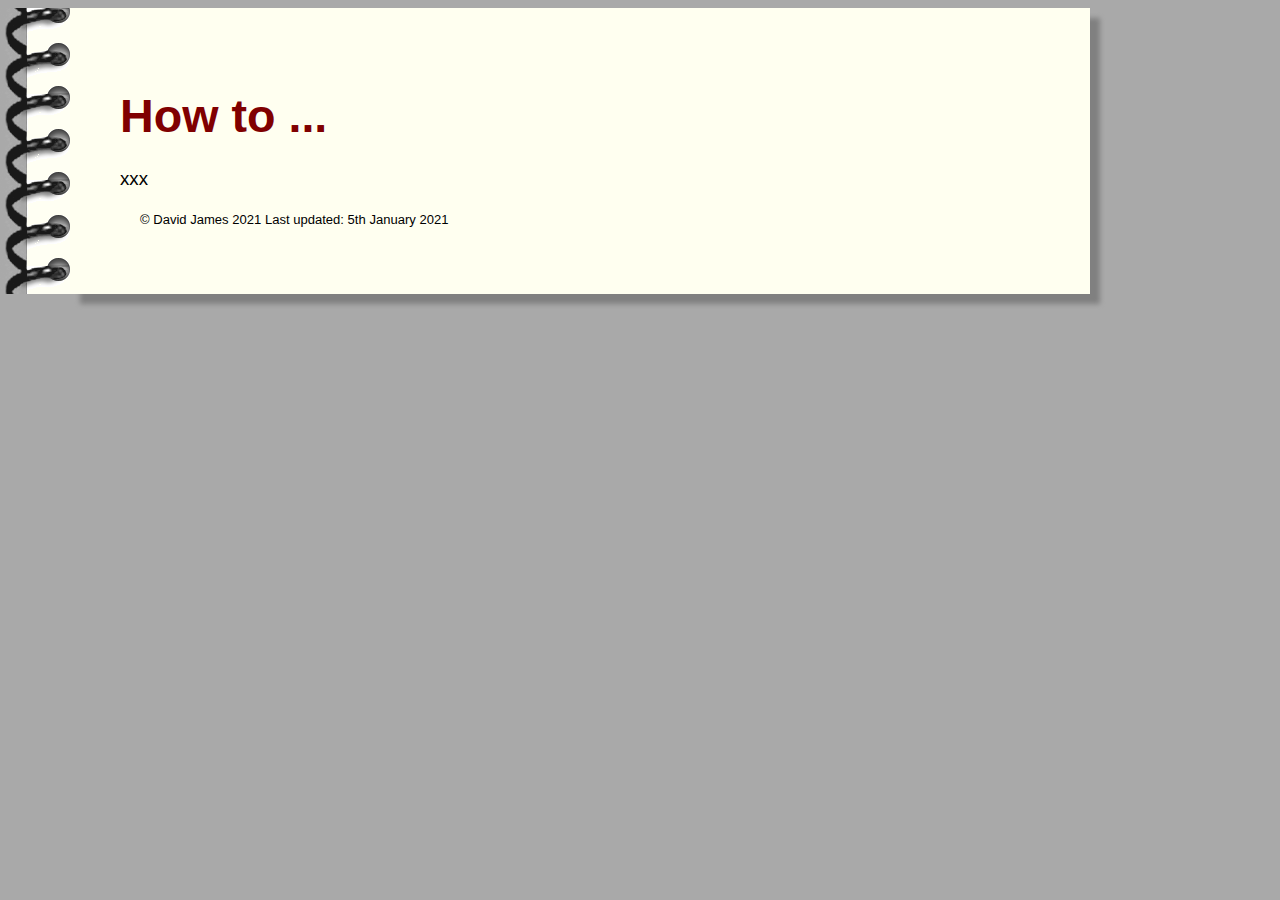
<file: template.html>
<!DOCTYPE html>
<html>

  <head>
    <meta charset="utf-8">
    <meta http-equiv="X-UA-Compatible" content="IE=edge">
    <title>How to do things</title>
    <meta name="description" content="How to do things.">
    <link rel="stylesheet" href="style.css">
  </head>
  <body>
    <div class="spiral">
      <div class="page">

        <h1>How to ...</h1>
        <p>xxx</p>

        <div style="clear: both; margin-left: 20px; font-size:70%; padding 50px">
            <p>&copy; David James 2021   Last updated: 5th January 2021</p>
        </div>

      </div>
    </div>
  </body>
</html>
</file>
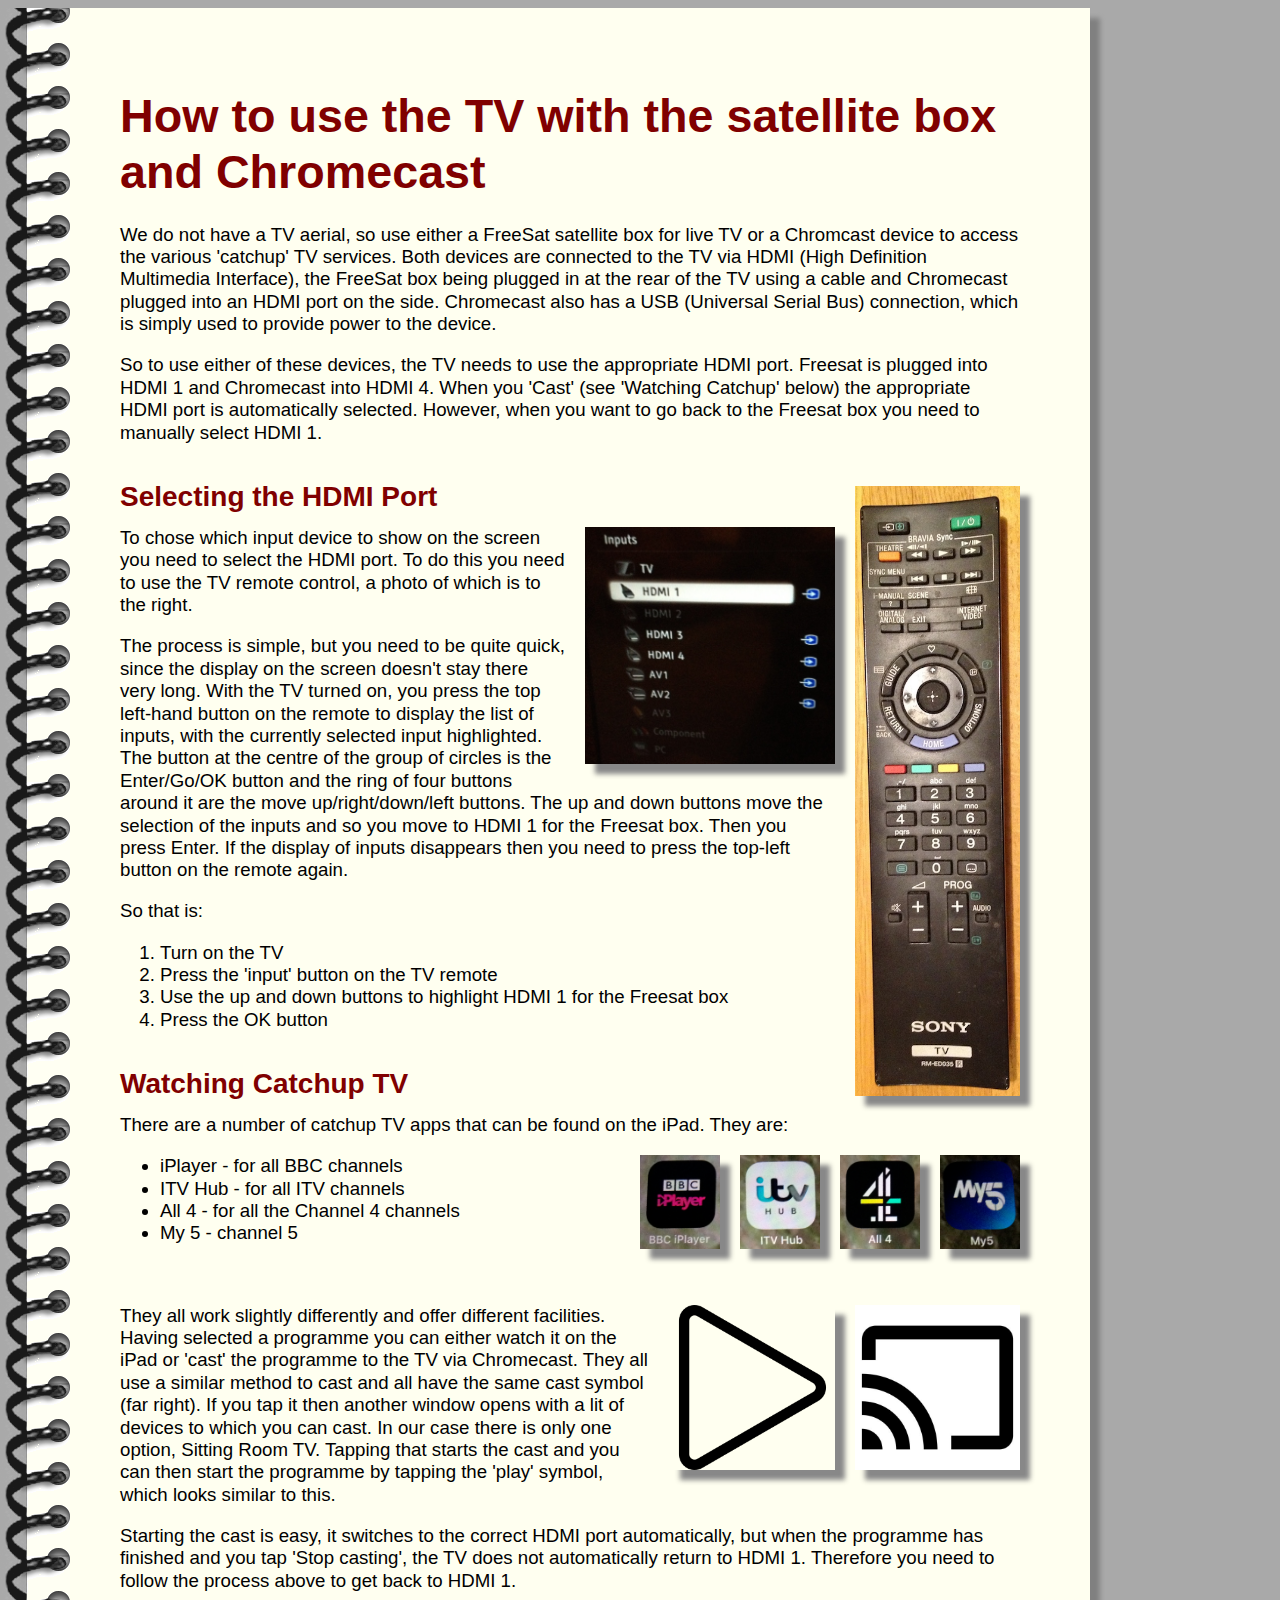
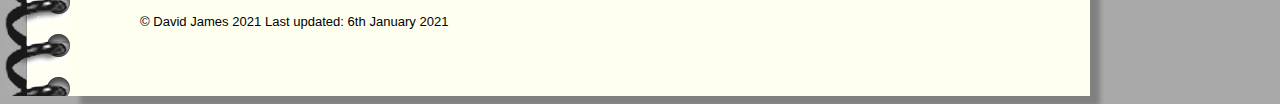
<file: tv.html>
<!DOCTYPE html>
<html>

  <head>
    <meta charset="utf-8">
    <meta http-equiv="X-UA-Compatible" content="IE=edge">
    <title>How to do things</title>
    <meta name="description" content="How to do things.">
    <link rel="stylesheet" href="style.css">
  </head>
  <body>
    <div class="spiral">
      <div class="page">

        <h1>How to use the TV with the satellite box and Chromecast</h1>
        <p>We do not have a TV aerial, so use either a FreeSat satellite box for live TV or a Chromcast device to access the various 'catchup' TV services. Both devices are connected to the TV via HDMI (High Definition Multimedia Interface), the FreeSat box being plugged in at the rear of the TV using a cable and Chromecast plugged into an HDMI port on the side. Chromecast also has a USB (Universal Serial Bus) connection, which is simply used to provide power to the device.</p>
        <p>So to use either of these devices, the TV needs to use the appropriate HDMI port. Freesat is plugged into HDMI 1 and Chromecast into HDMI 4. When you 'Cast' (see 'Watching Catchup' below) the appropriate HDMI port is automatically selected. However, when you want to go back to the Freesat box you need to manually select HDMI 1.</p>
        <h2><img class="rss" src="images/tvRemote.jpg">Selecting the HDMI Port</h2>
        <p><img class="rs" src="images/tvInputs.jpg">To chose which input device to show on the screen you need to select the HDMI port. To do this you need to use the TV remote control, a photo of which is to the right.</p>
        <p>The process is simple, but you need to be quite quick, since the display on the screen doesn't stay there very long. With the TV turned on, you press the top left-hand button on the remote to display the list of inputs, with the currently selected input highlighted. The button at the centre of the group of circles is the Enter/Go/OK button and the ring of four buttons around it are the move up/right/down/left buttons. The up and down buttons move the selection of the inputs and so you move to HDMI 1 for the Freesat box. Then you press Enter. If the display of inputs disappears then you need to press the top-left button on the remote again.</p>
        <p>So that is:</p>
        <ol>
          <li>Turn on the TV</li>
          <li>Press the 'input' button on the TV remote</li>
          <li>Use the up and down buttons to highlight HDMI 1 for the Freesat box</li>
          <li>Press the OK button</li>
        </ol>
        <h2>Watching Catchup TV</h2>
        <p>There are a number of catchup TV apps that can be found on the iPad. They are:</p>
        <img class="rvs" src="images/my5.png">
        <img class="rvs" src="images/all4.png">
        <img class="rvs" src="images/itvHub.png">
        <img class="rvs" src="images/iplayer.png">
        <ul>
          <li>iPlayer - for all BBC channels</li>
          <li>ITV Hub - for all ITV channels</li>
          <li>All 4 - for all the Channel 4 channels</li>
          <li>My 5 - channel 5</li>
        </ul>
        <br>
        <p><img class="rss" src="images/cast.jpg"><img class="rss" src="images/play.png">They all work slightly differently and offer different facilities. Having selected a programme you can either watch it on the iPad or 'cast' the programme to the TV via Chromecast. They all use a similar method to cast and all have the same cast symbol (far right). If you tap it then another window opens with a lit of devices to which you can cast. In our case there is only one option, Sitting Room TV. Tapping that starts the cast and you can then start the programme by tapping the 'play' symbol, which looks similar to this.</p>
        <p>Starting the cast is easy, it switches to the correct HDMI port automatically, but when the programme has finished and you tap 'Stop casting', the TV does not automatically return to HDMI 1. Therefore you need to follow the process above to get back to HDMI 1.</p>

        <div style="clear: both; margin-left: 20px; font-size:70%; padding 50px">
            <p>&copy; David James 2021   Last updated: 6th January 2021</p>
        </div>

      </div>
    </div>
  </body>
</html>
</file>
<file: style.css>
body {
    font-size: 14pt;
    font-family: "Comic Sans MS", 'Marker Felt', sans-serif;
    font-weight: normal;
    font-style: normal;
    color: black;
    background-color: darkgrey;
    line-height: 1.2em;
    margin-left: 0px;
    margin-right: 20px;
    }
h1 {
    line-height: 1.2em;
    font-size: 250%;
    color: maroon;
    font-weight: bold;
    margin-top: 1.7em;
    margin-bottom: 0.5em;
   }
h2 {
    font-size: 150%;
    color: maroon;
    font-weight: bold;
    margin-top: 1.5em;
    margin-bottom: 0.5em;
   }
div.spiral {
    background-image: url("images/spiral.png");
    background-repeat: repeat-y;
}
div.page {
    position: relative;
    background-color: ivory;
    margin-left: 70px;
    padding: 1px 70px 50px 50px;
    width: 900px;
    box-shadow: 10px 10px 5px grey;
}
img.rns {
  width: 450px;
  float: right;
  }
img {
  float: right;
  margin: 10px 0px 10px 10px;
  box-shadow: 10px 10px 5px #888888;
  }
img.w {
  width: 900px;
  float: right;
  margin: 0px 0px 20px 20px;
  box-shadow: 10px 10px 5px #888888;
  }
img.r {
  width: 350px;
  float: right;
  margin: 0px 0px 20px 20px;
  box-shadow: 10px 10px 5px #888888;
  }
img.rs {
  width: 250px;
  float: right;
  margin: 0px 0px 20px 20px;
  box-shadow: 10px 10px 5px #888888;
  }
img.rss {
  width: 165px;
  float: right;
  margin: 0px 0px 20px 20px;
  box-shadow: 10px 10px 5px #888888;
  }
img.rvs {
  width: 80px;
  float: right;
  margin: 0px 0px 20px 20px;
  box-shadow: 10px 10px 5px #888888;
  }
img.lss {
  width: 165px;
  float: left;
  margin: 0px 20px 20px 0px;
  box-shadow: 10px 10px 5px #888888;
  }
a:link.arrow {
  text-decoration: none;
  color: red;
  font-size: 16pt;
  font-weight: bold;
  }
a:hover.arrow {
  text-decoration: none;
  color: red;
  font-size: 16pt;
  font-weight: bold;
  }
</file>
